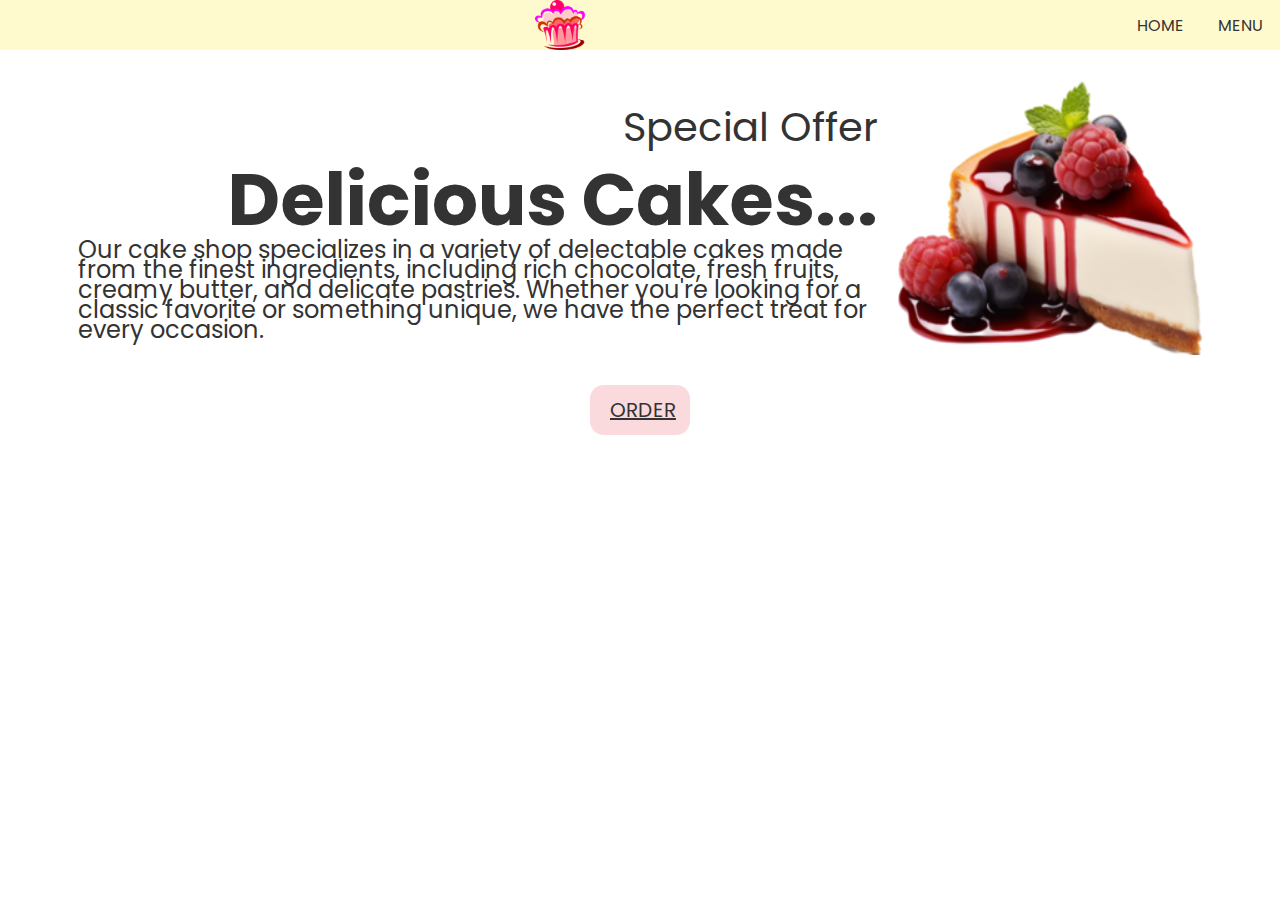
<file: index.html>
<!DOCTYPE html>
<html lang="en">

<head>
    <meta charset="UTF-8">
    <meta name="viewport" content="width=device-width, initial-scale=1.0">
    <title>Kteh</title>
    <link rel="stylesheet" href="css/styleIndex.css" type="text/css">
    <link rel="stylesheet" href="css/styleNavBar.css" type="text/css">

</head>

<body>
    <div>
        <nav class="nav-bar">
            <ul>
                <li><a href="index.html"><img src="img/logo.png" alt="logo" class=""></a></li>
                <img id="burger-menu" src="img/burger-menu.png" alt="burger-menu">
                <li><a href="index.html">HOME</a></li>
                <li><a href="menu.html">MENU</a></li>
            </ul>
        </nav>

        <div class="burger-menu-div" id="burger-id">
            <ul>
                <li><a href="index.html">HOME</a></li>
                <li><a href="menu.html">MENU</a></li>
            </ul>
        </div>
    </div>
    <div class="containerMain">
        <div class="containerText">
            <span class="textSpecial">Special Offer</span>
            <span class="accentText">Delicious Cakes...</span>
            <h2 class="descriptionText">Our cake shop specializes in a variety of delectable cakes made from the finest
                ingredients,
                including rich chocolate, fresh fruits, creamy butter,
                and delicate pastries. Whether you're looking for a classic favorite or something unique,
                we have the perfect treat for every occasion.</h2>
        </div>
        <img class="bigImages" src="img/cheesecake.png" alt="cheesecake">
    </div>
    <div class="divBtnHome">
        <button class="commonBtn"><a href="menu.html">Order</a></button>
    </div>
    <script src="js/script.js"></script>
    <script src="js/burgerMenu.js"></script>
</body>
</html>
</file>
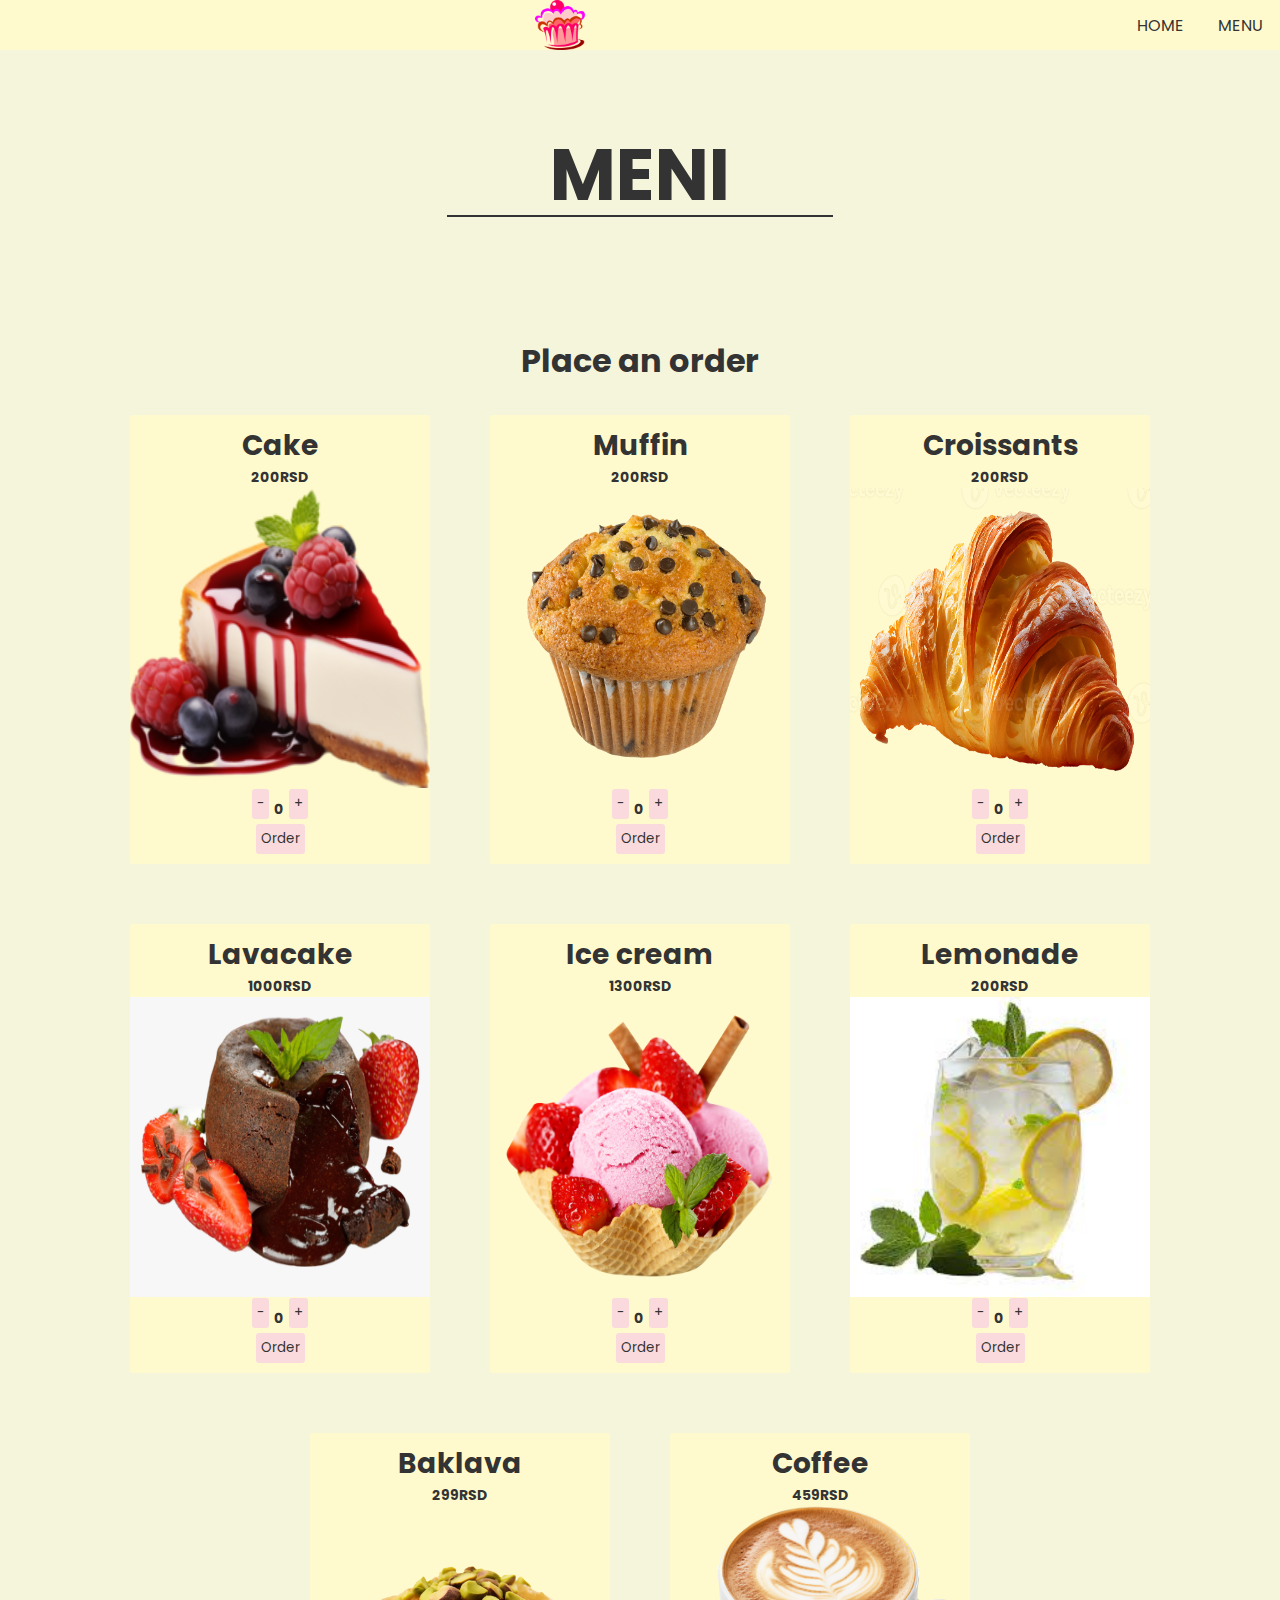
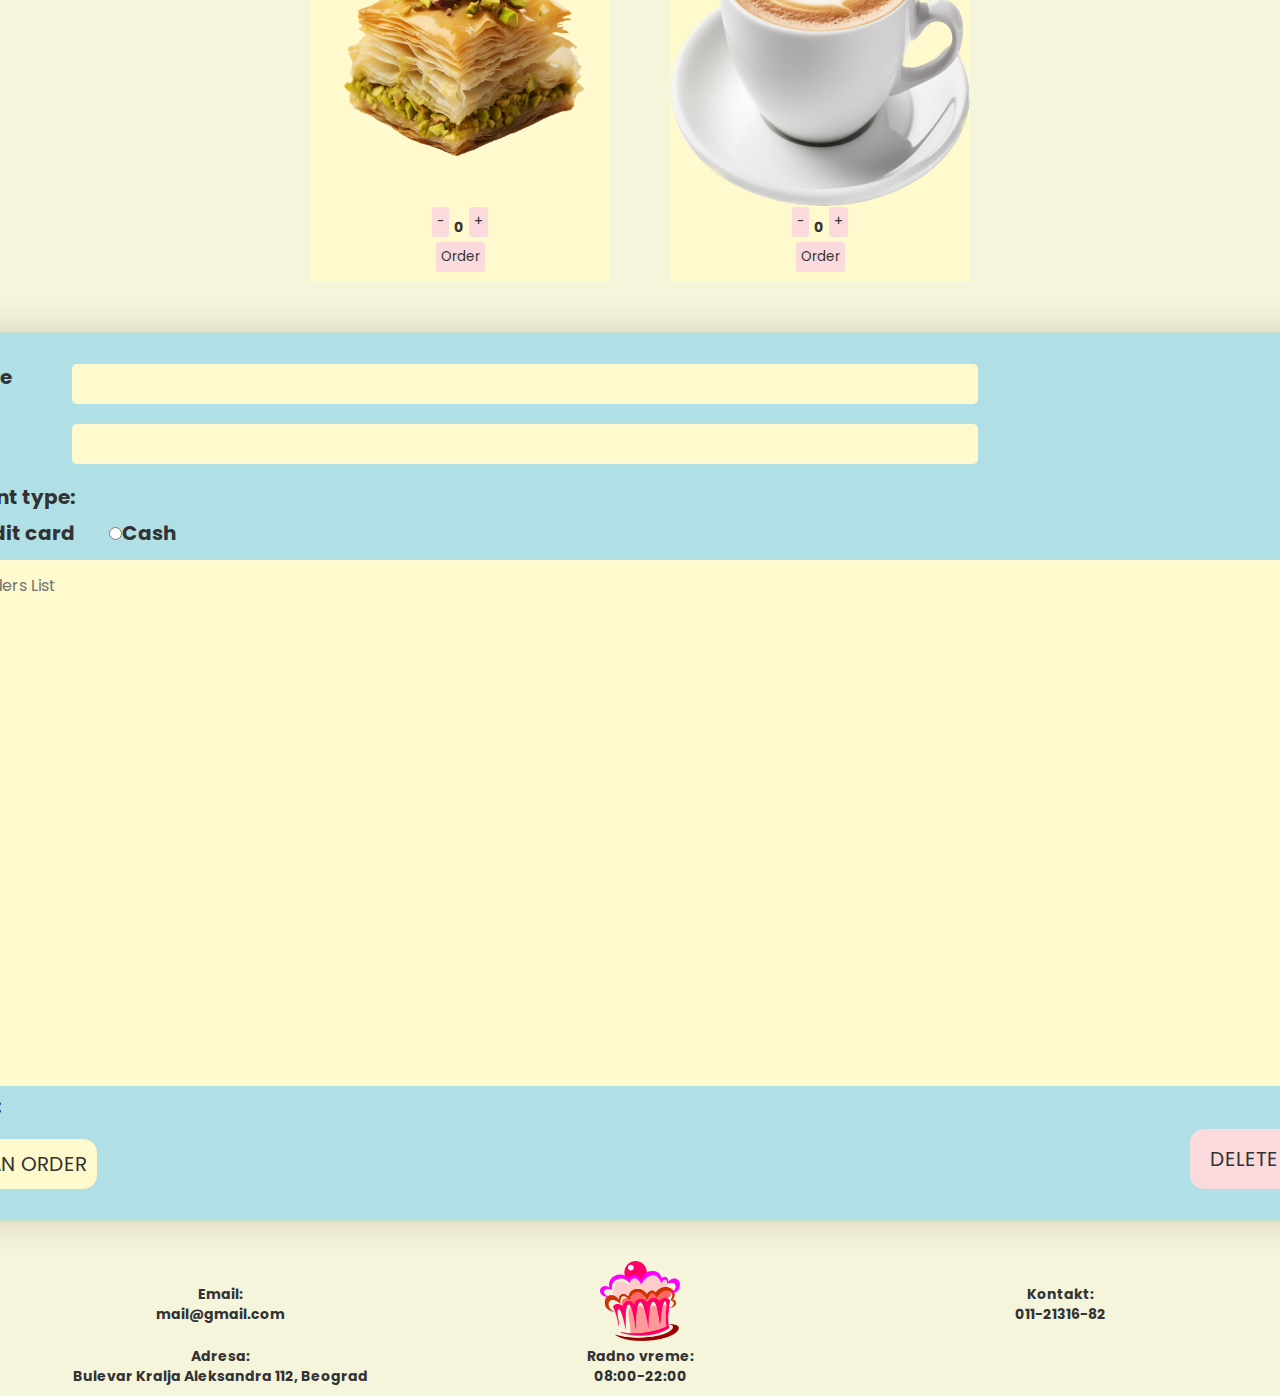
<file: menu.html>
<!DOCTYPE html>
<html lang="en">

<head>
    <meta charset="UTF-8">
    <meta name="viewport" content="width=device-width, initial-scale=1.0">
    <title>Menu</title>
    <link rel="stylesheet" type="text/css" href="css/styleMenu.css">
    <link rel="stylesheet" type="text/css" href="css/styleIndex.css">
    <link rel="stylesheet" type="text/css" href="css/styleFooter.css">
    <link rel="stylesheet" type="text/css" href="css/styleNavBar.css">
</head>

<body>
    <div>
        <nav class="nav-bar">
            <ul>
                <li><a href="index.html"><img src="img/logo.png" alt="logo" class=""></a></li>
                <img id="burger-menu" src="img/burger-menu.png" alt="burger-menu">
                <li><a href="index.html">HOME</a></li>
                <li><a href="menu.html">MENU</a></li>
            </ul>
        </nav>

        <div class="burger-menu-div" id="burger-id">
            <ul>
                <li><a href="index.html">HOME</a></li>
                <li><a href="menu.html">MENU</a></li>
            </ul>
        </div>
    </div>
    <div class="menu">
        <div class="divPageTitle">
            <span class="accentText">MENI</span>
            <hr class="line">
        </div>
        <div class="flexColumn">
            <div class="titleText">
                <h1>SELECT PRODUCTS</h1>
            </div>
            <div class="foodsContainer">
                <div class="product">
                    <h1>Cake</h1>
                    <p class="cena">200RSD</p>
                    <img src="img/cheesecake.png" alt="Cheesecake">
                    <div class="qunatityContainer"> 
                        <button class="decreaseBtn">-</button> 
                        <span class="quantity">0</span>
                        <button class="increaseBtn">+</button>
                    </div>
                    <p id="cheesecake">
                        <button class="orderBtn">Order</button>
                    </p>

                </div>
                <div class="product">
                    <h1>Muffin</h1>
                    <p class="cena">200RSD</p>
                    <img src="img/muffin.png" alt="Blueberry Muffins">
                    <div class="qunatityContainer"> 
                        <button class="decreaseBtn">-</button> 
                        <span class="quantity">0</span>
                        <button class="increaseBtn">+</button>
                    </div>
                    <p id="muffin"><button class="orderBtn">Order</button></p>

                </div>
                <div class="product">
                    <h1>Croissants</h1>
                    <p class="cena">200RSD</p>
                    <img src="img/croissant.jpg" alt="Croissants">
                    <div class="qunatityContainer"> 
                        <button class="decreaseBtn">-</button> 
                        <span class="quantity">0</span>
                        <button class="increaseBtn">+</button>
                    </div>
                    <p id="Croissant">
                        <button class="orderBtn">Order</button>
                    </p>
                </div>
                <div class="product">
                    <h1>Lavacake</h1>
                    <p class="cena">1000RSD</p>
                    <img src="img/lavacake.png" alt="Lavacake">
                    <div class="qunatityContainer"> 
                        <button class="decreaseBtn">-</button> 
                        <span class="quantity">0</span>
                        <button class="increaseBtn">+</button>
                    </div>
                    <p id="lavacake">
                        <button class="orderBtn">Order</button>
                    </p>
                </div>
                <div class="product">
                    <h1>Ice cream</h1>
                    <p class="cena">1300RSD</p>
                    <img src="img/icecream.png" alt="Ice cream">
                    <div class="qunatityContainer"> 
                        <button class="decreaseBtn">-</button> 
                        <span class="quantity">0</span>
                        <button class="increaseBtn">+</button>
                    </div>
                    <p id="ice_cream">
                        <button class="orderBtn">Order</button>
                    </p>

                </div>
                <div class="product">
                    <h1>Lemonade</h1>
                    <p class="cena">200RSD</p>
                    <img src="img/lemonade.png" alt="Lemonade">
                    <div class="qunatityContainer"> 
                        <button class="decreaseBtn">-</button> 
                        <span class="quantity">0</span>
                        <button class="increaseBtn">+</button>
                    </div>
                    <p id="lemonade">
                        <button class="orderBtn">Order</button>
                    </p>

                </div>
                <div class="product">
                    <h1>Baklava</h1>
                    <p class="cena">299RSD</p>
                    <img src="img/baklava.png" alt="Baklava">
                    <div class="qunatityContainer"> 
                        <button class="decreaseBtn">-</button> 
                        <span class="quantity">0</span>
                        <button class="increaseBtn">+</button>
                    </div>
                    <p id="baklava">
                        <button class="orderBtn">Order</button>
                    </p>
                </div>
                <div class="product">
                    <h1>Capuccino</h1>
                    <p class="cena">459RSD</p>
                    <img src="img/cappucino.png" alt="Capuccino">
                    <div class="qunatityContainer"> 
                        <button class="decreaseBtn">-</button> 
                        <span class="quantity">0</span>
                        <button class="increaseBtn">+</button>
                    </div>
                    <p id="Cappucino">
                        <button class="orderBtn">Order</button>
                    </p>
                </div>
            </div>
            <div class="menu_form">
                <form action="index.html" id="forma">
                    <div id="userInfo" class="flex-row">
                        <div class="flexColumn">
                            <label for="ime_prezime">Full name</label>
                            <label for="kontakt">Contact</label>
                        </div>
                        <div class="flexColumn">
                            <input type="text" id="ime_prezime" size="50px" maxlength="30">
                            <input type="text" id="kontakt" size="50px" maxlength="20">
                        </div>
                    </div>

                    <div class="order">
                        <p>Payement type:</p>
                        <input type="radio" name="placanje" id="kreditna">Credit card
                        <input type="radio" name="placanje" id="rate">Cash
                        <textarea name="" id="myOrders" cols="100" rows="20" placeholder="Your Orders List"></textarea>
                        <p id="parRacun">Your bill: </p>
                        <div class="buttons_container">
                            <button id="placeOrderBtn" class="commonBtn">Place an order</button>
                            <button id="deleteBtn" type="button" class="commonBtn">Delete order</button>
                        </div>
                    </div>
                </form>
            </div>
            <div class="footer">
                <div class="data mail">Email: <br> mail@gmail.com</div>
                <div><a href="index.html"><img id="image" src="img/logo.png" alt="logo" class=""></a></div>
                <div class="data">Kontakt: <br> 011-21316-82</div>
                <div class="data">Adresa: <br> Bulevar Kralja Aleksandra 112, Beograd</div>
                <div class="data">Radno vreme: <br> 08:00-22:00</div>
            </div>
        </div>
        <script src="js/menuScript.js"></script>
        <script src="js/burgerMenu.js"></script>
</body>
</html>
</file>
<file: css/styleIndex.css>
@import url('https://fonts.googleapis.com/css2?family=Poppins:wght@300;400;500&display=swap');

*{
    color: #333;
    font-family: "Poppins", sans-serif;
}

.accentText{
    font-weight: 700;
    line-height: 50px;
    font-size: 72px;
}

.textSpecial {
    font-size: 40px;
    font-weight: 400;
    line-height: 65px;
    margin-top: 15px;
    margin-bottom: 15px;
}

.descriptionText {
    font-weight: 400;
    line-height: 20px;
    margin-top: 15px;
    margin-bottom: 15px;
}

.bigImages {
    padding-left: 20px;
    max-height: 600px;
    max-width: 600px;
    min-width: 250px;
    min-height: 250px;
}

.commonBtn {
    border: none;
    outline: none;
    color: #333333; 
    background-color: #FADADD; 
    font-size: 20px;
    border-radius: 14px;
    text-transform: uppercase;
    cursor: pointer;
    padding: 10px 20px; 
    transition: background-color 0.3s ease; S
}

.containerMain {
    display: flex;
    flex-direction: row;
    justify-content: center;
    flex-wrap: wrap-reverse; 
    padding: 30px;
}

.containerText {
    display: flex;
    flex-direction: column;
    align-items: flex-end;
    flex-wrap: wrap;
    max-width: 800px; 
}



.divBtnHome{
    width:100%;
    display: flex;
    flex-direction: column;
    align-items: center;
    margin-bottom:25px;
}

.divBtnHome>button{
    max-width:100px;
}

@media (max-width:420px) {
    .textNaslova {
        font-size: 55px;
    }

    .bigImages {
        max-height: 400px;
    }

    .containerText {
        width: 100%;
    }

}*/
</file>
<file: css/styleNavBar.css>
* {
    padding: 0px;
    margin: 0px;
}

.nav-bar {
    position: sticky;
    top: 0px;
    background-color: #FFFACD;
}

.nav-bar li {
    display: grid;
    justify-content: center;
    align-content: center;
}

.nav-bar a {
    text-decoration: none;
    display: block;
    width: 100%;
}

.nav-bar li:not(:first-child):hover,
.nav-bar li:not(:first-child):active {
    color: whitesmoke;
    background-color:#B0E0E6;
}

.nav-bar ul {
    display: grid;
    list-style-type: none;
    grid-template-columns: auto 80px 80px;
    height: 100%;
}

.nav-bar img {
    display: grid;
    justify-self: center;
    width: 50px;
    height: 50px;
}

#burger-menu {
    display: none;
}

.burger-menu-div {
    display: none;
    position: sticky;
    top: 4em;
}

@media (max-width:800px) {
    #burger-menu {
        position: absolute;
        display: block;
        justify-self: end;
        width: 50px;
        height: 50px;
    }

    .nav-bar>ul>:not(:first-child) {
        display: none;
    }

    .burger-menu-div {
        display: none;
        text-align: center;
    }

    .burger-menu-div>ul {
        list-style-type: none;
    }

    .burger-menu-div li {
        background-color: #FFFACD;
    }

    .burger-menu-div a {
        text-decoration: none;
    }

    .burger-menu-div li:hover,
    .burger-menu-div li:active {
        background-color: #B0E0E6;
    }

}
</file>
<file: css/styleMenu.css>
.menu{
    background-color:beige;
}

.flexColumn {
    display: flex;
    flex-direction: column;
}

.flex-row {
    display: flex;
    flex-direction: row;
}

.divPageTitle {
    display: flex;
    flex-direction: column;
    justify-content: center;
    align-items: center;
    padding-top: 100px;
    padding-bottom: 100px;
}

.titleText {
    display: flex;
    flex-direction: column;
    justify-content: center;
    align-items: center;
    padding-top: 20px;
    padding-bottom: 3opx;
}

.foodsContainer {
    display: flex;
    flex-direction: row;
    flex-wrap: wrap;
    justify-content: center;
}

.qunatityContainer{
    display: flex;
    flex-direction: row;
    justify-content: center;
    margin:5px 0px;
}

.line {
    margin-top: 15px;
    width: 30%;
    border: 1px solid #333;
    background-color: #333;
}

.product img {
    height: 300px;
    width: 300px;
}

.product {
    margin: 30px;
    background-color: #FFFACD;
    text-align: center;
    font-size: 14px;
    font-weight: 700;
    padding-top: 10px;
    border-radius: 3px;
}

.decreaseBtn, .increaseBtn, .orderBtn {
    cursor: pointer;
    border-radius: 3px;
    height: 30px;
    position: relative;
    padding:5px;
    margin:0px 5px;
    top: -10px;
    border: 0px;
    background-color: #FADADD;
    color: #333333;
}

#myOrders {
    resize: none;
    margin-top: 10px;
    padding: 12px 20px;
    background-color:#FFFACD;
    color: black;
    font-size: 16px;
    border-radius: 4px;
    border-color:#FFFACD;
}

.menu_form {
    display: flex;
    justify-content: center;
    margin-top: 20px;
    margin-bottom: 30px;
    font-size: 20px;
    font-style: normal;
    font-variant: normal;
    font-weight: 700;
    line-height: 26.4px;
}

#userInfo>.flexColumn>label {
    margin: 10px;
}

#userInfo>.flexColumn>input {
    margin-bottom: 10px;
    margin-top: 10px;
    margin-left: 50px;
}

.order {
    margin: 10px;
}

.order p {
    margin-bottom: 10px;
}

.order input[type='radio'] {
    margin-left: 30px;
    margin-bottom: 10px;
}

#placeOrderBtn {
    margin-top: 10px;
    padding: 10px;
    background: #FFFACD;
}

#forma {
    box-shadow: 0px 0px 35px rgba(88, 33, 33, 0.2);
    border: 2px solid #C1E1C1;
    background-color: #B0E0E6; 
    padding: 20px;
    border-radius: 10px
}

#userInfo input[type='text'] {
    border: none;
    background: #FFFACD;
    outline: none;
    font-size: 20px;
    height: 30px;
    padding: 5px; 
    border-radius: 5px; 
}

.buttons_container{
    display: flex;
    flex-direction: row;
    justify-content: space-between;
}


@media(max-width:500px) {

    #userInfo>.flexColumn>label {
        margin: 20px;
    }

    #userInfo>.flexColumn>input {
        margin-bottom: 40px;
        margin-top: 20px;
        margin-left: 50px;
    }

    .menu_form {
        font-size: 8px;
    }

    #userInfo input[type='text'] {
        font-size: 8px;
        height: 10px;
        width: 20em;
    }

    .commonBtn {
        font-size: 8px;
        border-radius: 3px;
    }

    #myOrders {
        font-size: 8px;
        width: 30em;
        height: 30em;
    }
}


@media(min-width:501px) and (max-width:800px){

    #userInfo>.flexColumn>label {
        margin: 20px;  
    }
    
    #userInfo>.flexColumn>input {
        margin-bottom: 40px;
        margin-top: 20px;
        margin-left: 50px;
    }


    .menu_form {
        font-size: 8px;
    }

    #userInfo input[type='text'] {
        font-size: 8px;
        height: 10px;
    }

    .commonBtn {
        font-size: 8px;
        border-radius: 3px;
    }

    #myOrders {   
        font-size: 8px;
        width: 50em;
        height: 30em;           
    }
}

@media(min-width:801px) and (max-width:1000px) {
    .menu_form {
        font-size: 12x;
    }

    #userInfo input[type='text'] {
        font-size: 12px; 
    }

    .commonBtn {
        font-size: 12px;
        border-radius: 3px;
    }

    #myOrders {
        font-size: 12px;
        width: 55em;
        height: 30em;
    }
}
</file>
<file: css/styleFooter.css>
.footer {
    display: grid;
    grid-template-columns: repeat(3, minmax(0, 1fr));
    font-size: 14px;
    font-weight: 700;
    line-height: 20px;
    text-align: center;
    padding: 10px;
}

.footer .data {
    justify-self: center;
    align-self: center;
}


.footer #image {
    width: 80px;
    height: 80px;
}

@media (max-width:800px) {
    .footer {
        font-size: 8px;
    }
}
</file>
